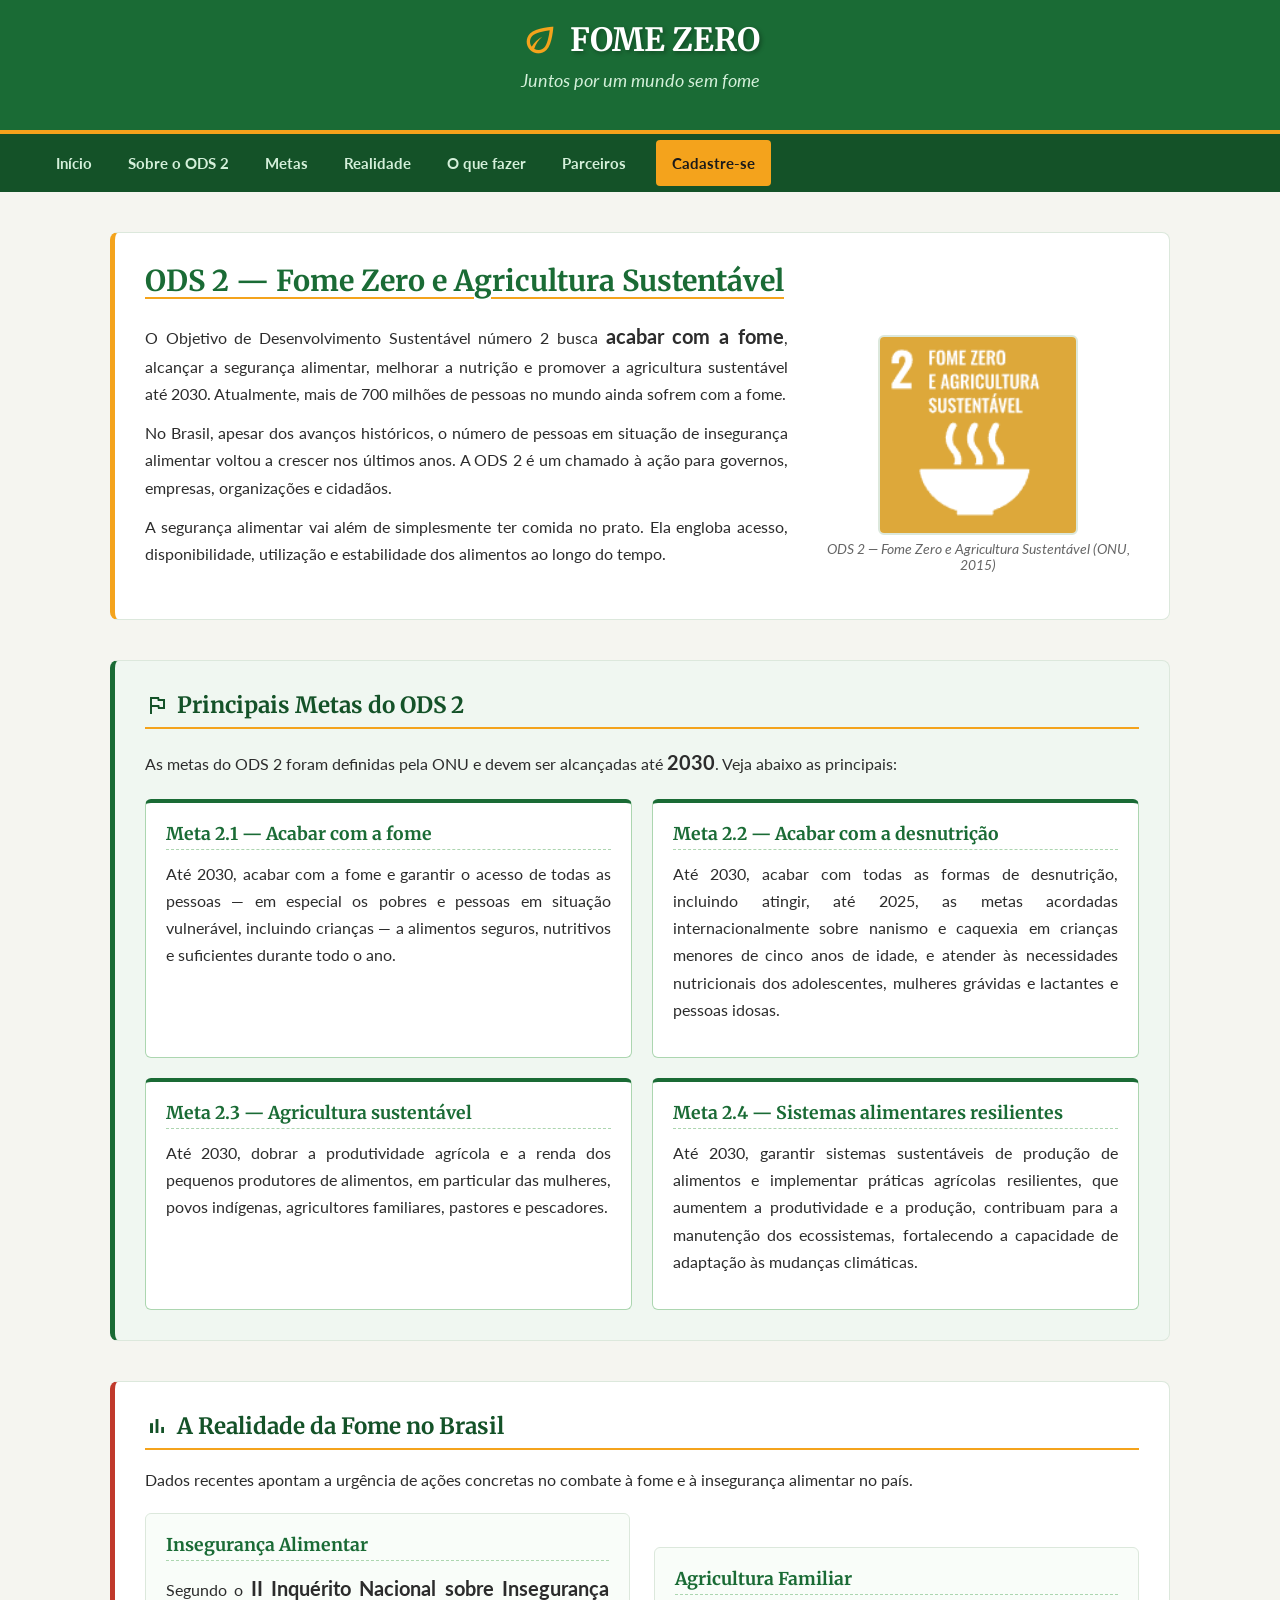
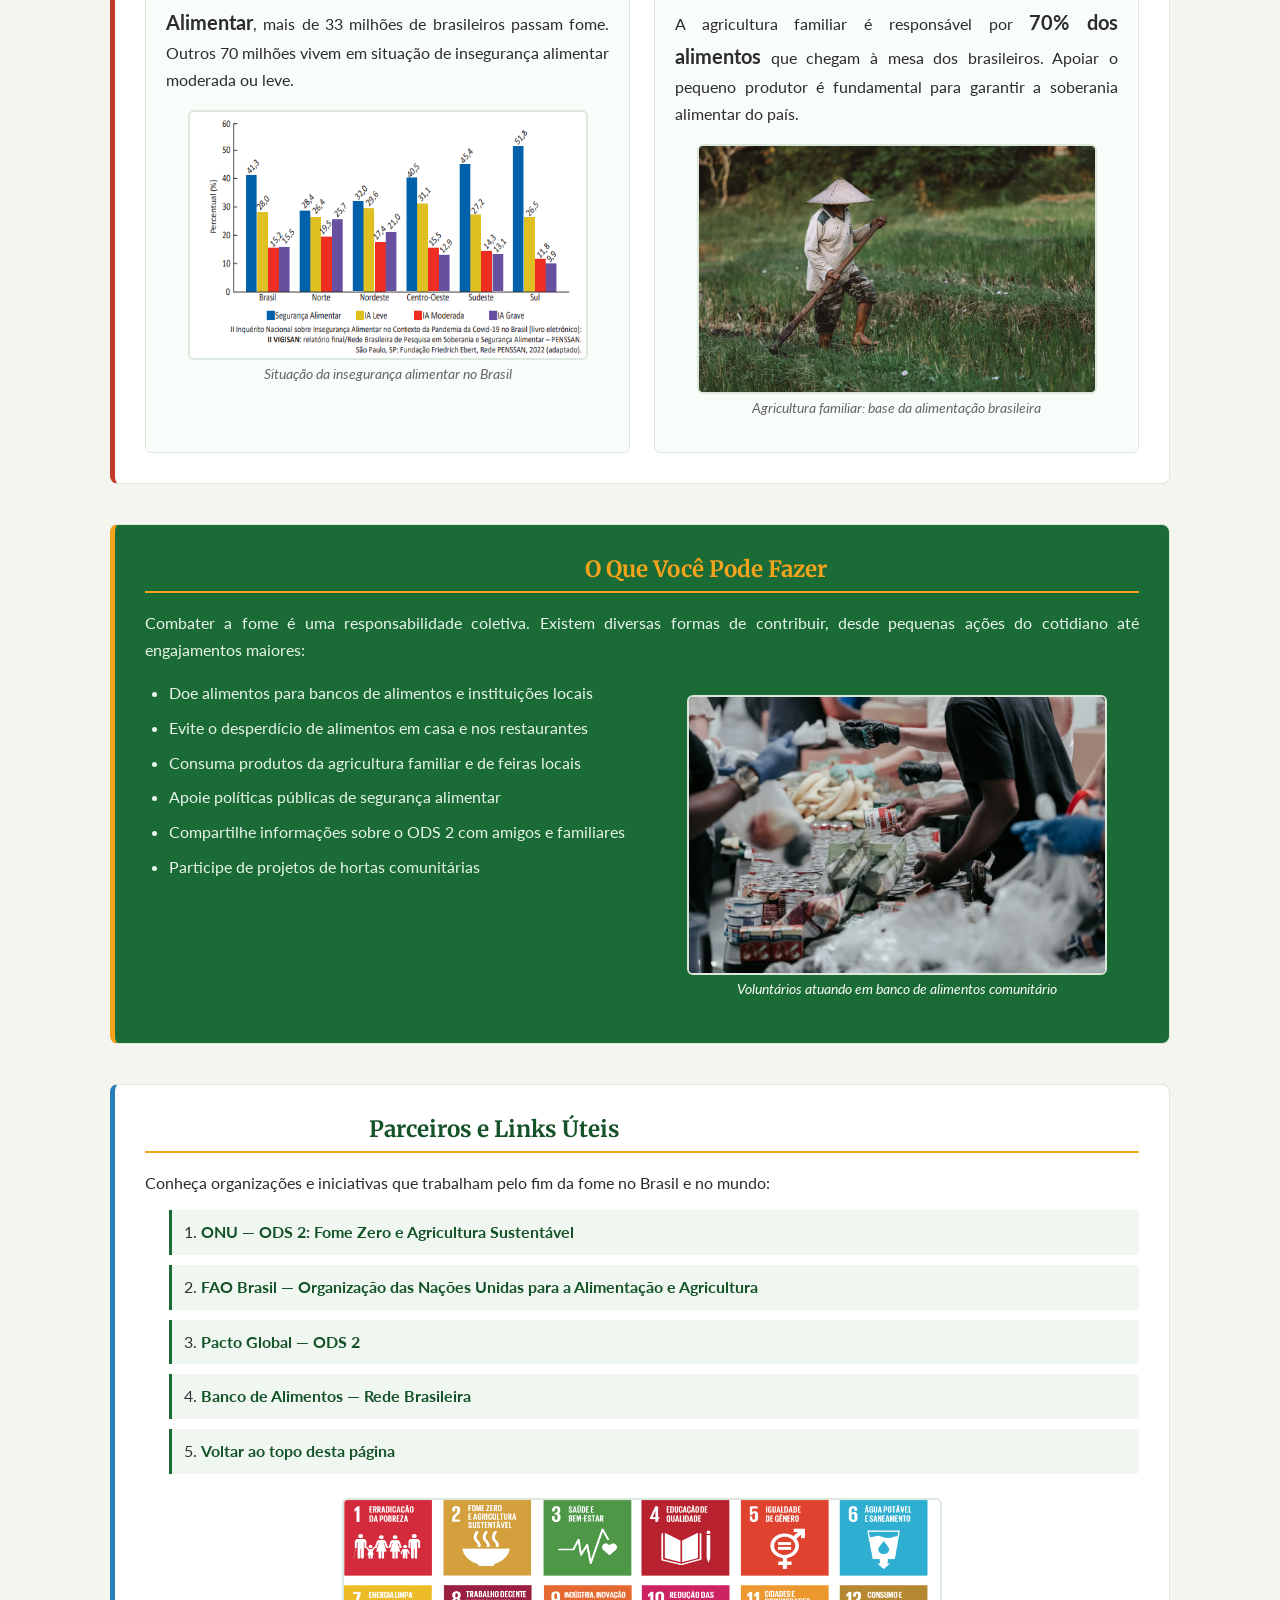
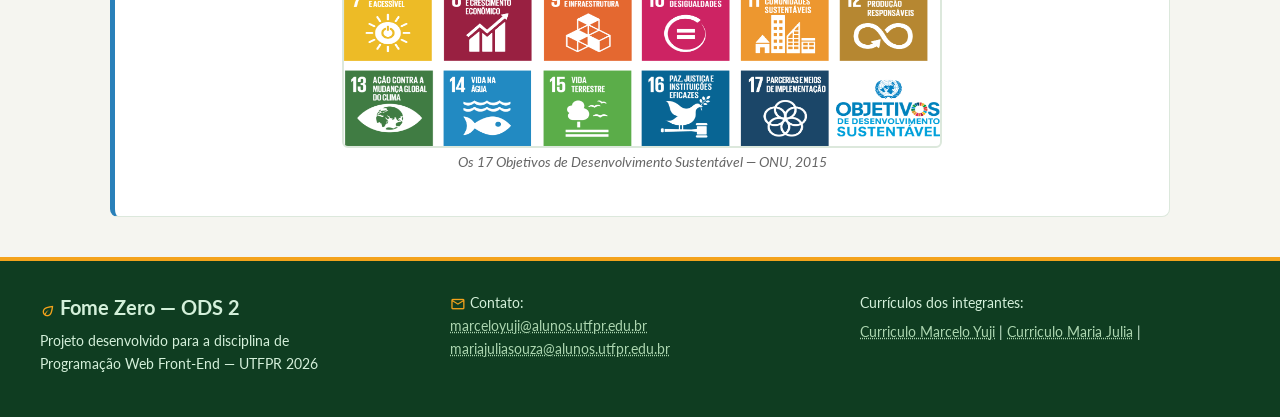
<file: index.html>
<!DOCTYPE html>
<html lang="pt-br">
<head>
    <meta charset="UTF-8">
    <meta name="viewport" content="width=device-width, initial-scale=1.0">
    <link href="https://fonts.googleapis.com/css2?family=Merriweather:wght@400;700&family=Lato:wght@400;700&display=swap" rel="stylesheet">
    <link rel="stylesheet" href="https://fonts.googleapis.com/icon?family=Material+Icons+Outlined">
    <link rel="stylesheet" href="style.css">
    <title>Fome Zero - ODS 2</title>
</head>
<body>

    <!-- CABEÇALHO -->
    <header>
        <div class="header-logo">
            <i class="material-icons-outlined">eco</i>
            <span>Fome Zero</span>
        </div>
        <p class="header-sub">Juntos por um mundo sem fome</p>
    </header>

    <!-- MENU DE NAVEGAÇÃO -->
    <nav>
        <a href="index.html">Início</a>
        <a href="#sobre">Sobre o ODS 2</a>
        <a href="#metas">Metas</a>
        <a href="#dados">Realidade</a>
        <a href="#acoes">O que fazer</a>
        <a href="#parceiros">Parceiros</a>
        <a href="cadastro.html" class="cadast">Cadastre-se</a>
    </nav>

    <main>

        <section id="sobre">
            <h1>ODS 2 — Fome Zero e Agricultura Sustentável</h1>
            <div class="grid-sobre">
                <div class="texto-sobre">
                    <p>
                        O Objetivo de Desenvolvimento Sustentável número 2 busca <strong>acabar com a fome</strong>,
                        alcançar a segurança alimentar, melhorar a nutrição e promover a agricultura sustentável
                        até 2030. Atualmente, mais de 700 milhões de pessoas no mundo ainda sofrem com a fome.
                    </p>
                    <p>
                        No Brasil, apesar dos avanços históricos, o número de pessoas em situação de insegurança
                        alimentar voltou a crescer nos últimos anos. A ODS 2 é um chamado à ação para governos,
                        empresas, organizações e cidadãos.
                    </p>
                    <p>
                        A segurança alimentar vai além de simplesmente ter comida no prato. Ela engloba acesso,
                        disponibilidade, utilização e estabilidade dos alimentos ao longo do tempo.
                    </p>
                </div>

                <figure class="figura-sobre">
                    <img
                        src="figs/ods2.png"
                        alt="Ícone do ODS 2 - Fome Zero e Agricultura Sustentável"
                        width="200"
                        height="200"
                    >
                    <figcaption>ODS 2 — Fome Zero e Agricultura Sustentável (ONU, 2015)</figcaption>
                </figure>
            </div>
        </section>

        <section id="metas">
            <h2>
                <i class="material-icons-outlined">flag</i>
                Principais Metas do ODS 2
            </h2>

            <p>
                As metas do ODS 2 foram definidas pela ONU e devem ser alcançadas até <strong>2030</strong>.
                Veja abaixo as principais:
            </p>

            <div class="grid-metas">
                <div class="meta">
                    <h3>Meta 2.1 — Acabar com a fome</h3>
                    <p>Até 2030, acabar com a fome e garantir o acesso de todas as pessoas — em especial os
                    pobres e pessoas em situação vulnerável, incluindo crianças — a alimentos seguros,
                    nutritivos e suficientes durante todo o ano.</p>
                </div>

                <div class="meta">
                    <h3>Meta 2.2 — Acabar com a desnutrição</h3>
                    <p>Até 2030, acabar com todas as formas de desnutrição, incluindo atingir, até 2025, as
                    metas acordadas internacionalmente sobre nanismo e caquexia em crianças menores de cinco
                    anos de idade, e atender às necessidades nutricionais dos adolescentes, mulheres grávidas
                    e lactantes e pessoas idosas.</p>
                </div>

                <div class="meta">
                    <h3>Meta 2.3 — Agricultura sustentável</h3>
                    <p>Até 2030, dobrar a produtividade agrícola e a renda dos pequenos produtores de
                    alimentos, em particular das mulheres, povos indígenas, agricultores familiares,
                    pastores e pescadores.</p>
                </div>

                <div class="meta">
                    <h3>Meta 2.4 — Sistemas alimentares resilientes</h3>
                    <p>Até 2030, garantir sistemas sustentáveis de produção de alimentos e implementar
                    práticas agrícolas resilientes, que aumentem a produtividade e a produção, contribuam
                    para a manutenção dos ecossistemas, fortalecendo a capacidade de adaptação às mudanças
                    climáticas.</p>
                </div>
            </div>
        </section>

        <section id="dados">
            <h2>
                <i class="material-icons-outlined">bar_chart</i>
                A Realidade da Fome no Brasil
            </h2>

            <p>
                Dados recentes apontam a urgência de ações concretas no combate à fome e à
                insegurança alimentar no país.
            </p>

            <div class="flex-artigos">
                <article>
                    <h3>Insegurança Alimentar</h3>
                    <p>
                        Segundo o <strong>II Inquérito Nacional sobre Insegurança Alimentar</strong>, mais de
                        33 milhões de brasileiros passam fome. Outros 70 milhões vivem em situação de
                        insegurança alimentar moderada ou leve.
                    </p>
                    <figure>
                        <img
                            src="figs/inseguranca-alimentar.png"
                            alt="Gráfico de insegurança alimentar no Brasil"
                            width="400"
                            height="250"
                        >
                        <figcaption>Situação da insegurança alimentar no Brasil</figcaption>
                    </figure>
                </article>

                <article class = "img2">
                    <h3>Agricultura Familiar</h3>
                    <p>
                        A agricultura familiar é responsável por <strong>70% dos alimentos</strong> que chegam
                        à mesa dos brasileiros. Apoiar o pequeno produtor é fundamental para garantir a
                        soberania alimentar do país.
                    </p>
                    <figure>
                        <img
                            src="figs/agricultura-familiar.png"
                            alt="Agricultor familiar trabalhando na lavoura"
                            width="400"
                            height="250"
                        >
                        <figcaption>Agricultura familiar: base da alimentação brasileira</figcaption>
                    </figure>
                </article>
            </div>
        </section>

        <section id="acoes" class="caixa">
            <h2>
                <i class="material-icons-outlined">volunteer_activism</i>
                O Que Você Pode Fazer
            </h2>

            <p>
                Combater a fome é uma responsabilidade coletiva. Existem diversas formas de contribuir,
                desde pequenas ações do cotidiano até engajamentos maiores:
            </p>

            <!-- Flexbox para lista + imagem lado a lado -->
            <div class="flex-acoes">
                <ul>
                    <li>Doe alimentos para bancos de alimentos e instituições locais</li>
                    <li>Evite o desperdício de alimentos em casa e nos restaurantes</li>
                    <li>Consuma produtos da agricultura familiar e de feiras locais</li>
                    <li>Apoie políticas públicas de segurança alimentar</li>
                    <li>Compartilhe informações sobre o ODS 2 com amigos e familiares</li>
                    <li>Participe de projetos de hortas comunitárias</li>
                </ul>

                <figure>
                    <img
                        src="figs/doacao-alimentos.png"
                        alt="Voluntários em banco de alimentos"
                        width="420"
                        height="280"
                    >
                    <figcaption>Voluntários atuando em banco de alimentos comunitário</figcaption>
                </figure>
            </div>
        </section>

        <section id="parceiros">
            <h2>
                <i class="material-icons-outlined">handshake</i>
                Parceiros e Links Úteis
            </h2>

            <p>
                Conheça organizações e iniciativas que trabalham pelo fim da fome no Brasil e no mundo:
            </p>

            <ol class="lista-parceiros">
                <li>
                    <a href="https://brasil.un.org/pt-br/sdgs/2" target="_blank" title="Página oficial da ONU sobre o ODS 2">
                        ONU — ODS 2: Fome Zero e Agricultura Sustentável
                    </a>
                </li>
                <li>
                    <a href="https://www.fao.org/brasil/pt/" target="_blank" title="FAO Brasil">
                        FAO Brasil — Organização das Nações Unidas para a Alimentação e Agricultura
                    </a>
                </li>
                <li>
                    <a href="https://www.pactoglobal.org.br/ods/2" target="_blank" title="Pacto Global ODS 2">
                        Pacto Global — ODS 2
                    </a>
                </li>
                <li>
                    <a href="https://www.bancodealimentos.org.br/" target="_blank" title="Banco de Alimentos do Brasil">
                        Banco de Alimentos — Rede Brasileira
                    </a>
                </li>
                <li>
                    <a href="#sobre">Voltar ao topo desta página</a>
                </li>
            </ol>

            <figure class="figura-ods-todos">
                <img
                    src="figs/ods-todos.png"
                    alt="Os 17 Objetivos de Desenvolvimento Sustentável"
                    width="600"
                    height="250"
                >
                <figcaption>Os 17 Objetivos de Desenvolvimento Sustentável — ONU, 2015</figcaption>
            </figure>
        </section>

    </main>

    <footer>
        <div class="footer-grid">
            <div class="coluna">
                <p>
                    <i class="material-icons-outlined">eco</i>
                    <strong>Fome Zero — ODS 2</strong>
                </p>
                <p>Projeto desenvolvido para a disciplina de<br>
                Programação Web Front-End — UTFPR 2026</p>
            </div>

            <div class="coluna">
                <p>
                    <i class="material-icons-outlined">mail</i>
                    Contato:<br>
                    <a href="mailto:marceloyuji@alunos.utfpr.edu.br">
                    marceloyuji@alunos.utfpr.edu.br</a>
                    <br>
                    <a href="mailto:mariajuliasouza@alunos.utfpr.edu.br">
                      mariajuliasouza@alunos.utfpr.edu.br</a>
                </p>
            </div>

            <div class="coluna">
                <p>Currículos dos integrantes:</p>
                <p>
                    <a href="https://marceloyujiruiz.github.io/Programa-o-Web-Front-End/" target="_blank">Curriculo Marcelo Yuji</a> |
                    <a href="https://majupedroso.github.io/curriculum-vitae/" target="_blank">Curriculo Maria Julia</a> |
                </p>
            </div>
        </div>
    </footer>
  </body>
</html>
</file>
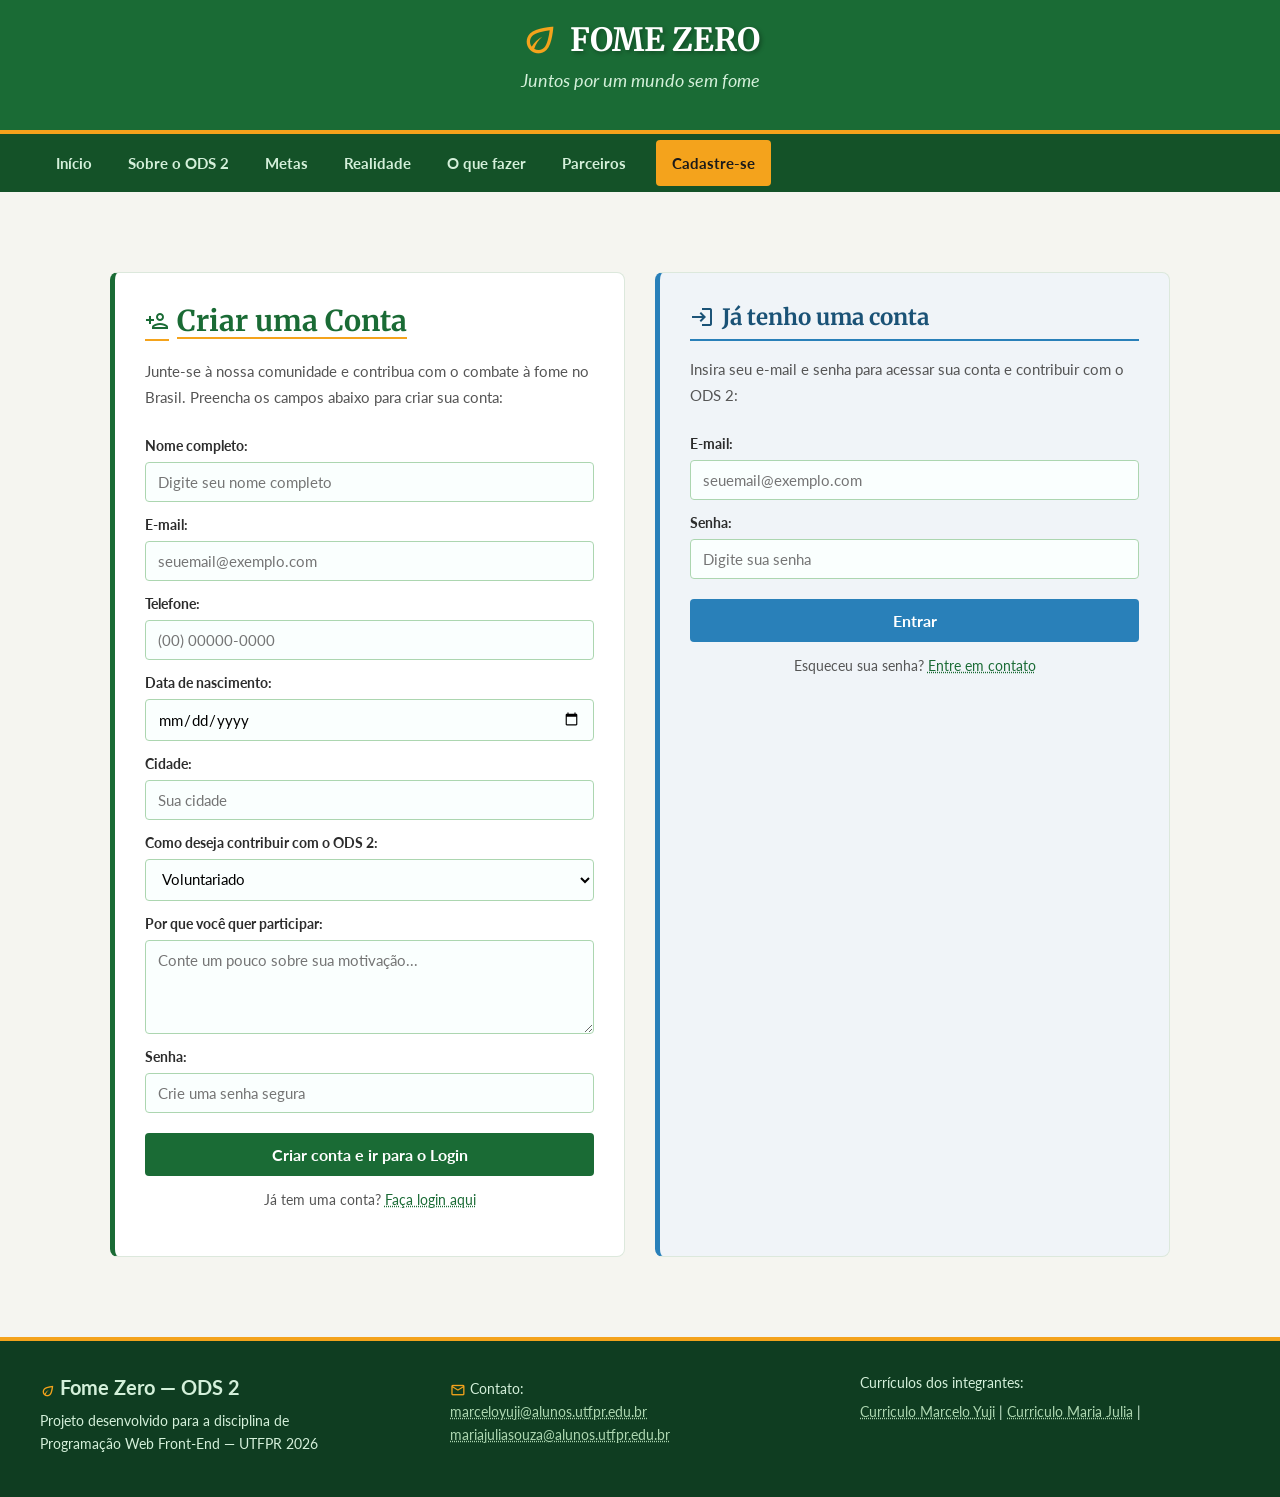
<file: cadastro.html>
<!DOCTYPE html>
<html lang="pt-br">
<head>
    <meta charset="UTF-8">
    <meta name="viewport" content="width=device-width, initial-scale=1.0">
    <link href="https://fonts.googleapis.com/css2?family=Merriweather:wght@400;700&family=Lato:wght@400;700&display=swap" rel="stylesheet">
    <link rel="stylesheet" href="https://fonts.googleapis.com/icon?family=Material+Icons+Outlined">
    <link rel="stylesheet" href="style.css">
    <title>Cadastro e Login</title>
</head>
<body>

    <header>
        <div class="header-logo">
            <i class="material-icons-outlined">eco</i>
            <span>Fome Zero</span>
        </div>
        <p class="header-sub">Juntos por um mundo sem fome</p>
    </header>

    <nav>
        <a href="index.html">Início</a>
        <a href="index.html#sobre">Sobre o ODS 2</a>
        <a href="index.html#metas">Metas</a>
        <a href="index.html#dados">Realidade</a>
        <a href="index.html#acoes">O que fazer</a>
        <a href="index.html#parceiros">Parceiros</a>
        <a href="cadastro.html" class="cadast">Cadastre-se</a>
    </nav>

    <main>
        <div class="grid-formularios">

            <section id="cadastro">
                <h1>
                    <i class="material-icons-outlined">person_add</i>
                    Criar uma Conta
                </h1>

                <p class="desc-form">
                    Junte-se à nossa comunidade e contribua com o combate à fome no Brasil.
                    Preencha os campos abaixo para criar sua conta:
                </p>

                <form action="cadastro.html#login">

                    <label for="nome">Nome completo:</label>
                    <input type="text" id="nome" name="nome"
                        placeholder="Digite seu nome completo" required>

                    <label for="email-cad">E-mail:</label>
                    <input type="email" id="email-cad" name="email-cad"
                        placeholder="seuemail@exemplo.com" required>

                    <label for="telefone">Telefone:</label>
                    <input type="tel" id="telefone" name="telefone"
                        placeholder="(00) 00000-0000" required>

                    <label for="nascimento">Data de nascimento:</label>
                    <input type="date" id="nascimento" name="nascimento" required>

                    <label for="cidade">Cidade:</label>
                    <input type="text" id="cidade" name="cidade"
                        placeholder="Sua cidade" required>

                    <label for="contribuicao">Como deseja contribuir com o ODS 2:</label>
                    <select id="contribuicao" name="contribuicao">
                        <option value="voluntario">Voluntariado</option>
                        <option value="doacao">Doação de alimentos</option>
                        <option value="divulgacao">Divulgação e conscientização</option>
                        <option value="pesquisa">Pesquisa e desenvolvimento</option>
                    </select>

                    <label for="mensagem">Por que você quer participar:</label>
                    <textarea id="mensagem" name="mensagem" rows="4" cols="40"
                        placeholder="Conte um pouco sobre sua motivação..."></textarea>

                    <label for="senha-cad">Senha:</label>
                    <input type="password" id="senha-cad" name="senha-cad"
                        placeholder="Crie uma senha segura" required>

                    <input type="submit" value="Criar conta e ir para o Login" class="btn-submit">

                </form>

                <p class="retorno">Já tem uma conta? <a href="#login">Faça login aqui</a></p>
            </section>

            <section id="login">
                <h2>
                    <i class="material-icons-outlined">login</i>
                    Já tenho uma conta
                </h2>

                <p class="desc-form">
                    Insira seu e-mail e senha para acessar sua conta e contribuir com o ODS 2:
                </p>

                <form action="index.html">

                    <label for="email-login">E-mail:</label>
                    <input type="email" id="email-login" name="email-login"
                        placeholder="seuemail@exemplo.com" required>

                    <label for="senha-login">Senha:</label>
                    <input type="password" id="senha-login" name="senha-login"
                        placeholder="Digite sua senha" required>

                    <input type="submit" value="Entrar" class="btn-submit">

                </form>

                <p class="retorno">
                    Esqueceu sua senha?
                    <a href="mailto:marceloyuji@alunos.utfpr.edu.br">Entre em contato</a>
                </p>
            </section>

        </div>

    </main>

    <footer>
        <div class="footer-grid">
            <div class="coluna">
                <p>
                    <i class="material-icons-outlined">eco</i>
                    <strong>Fome Zero — ODS 2</strong>
                </p>
                <p>Projeto desenvolvido para a disciplina de<br>
                Programação Web Front-End — UTFPR 2026</p>
            </div>

            <div class="coluna">
                <p>
                    <p>
                    <i class="material-icons-outlined">mail</i>
                    Contato:<br>
                    <a href="mailto:marceloyuji@alunos.utfpr.edu.br">
                    marceloyuji@alunos.utfpr.edu.br</a>
                    <br>
                    <a href="mailto:mariajuliasouza@alunos.utfpr.edu.br">
                      mariajuliasouza@alunos.utfpr.edu.br</a>
                </p>
            </div>

            <div class="coluna">
                <p>Currículos dos integrantes:</p>
                <p>
                    <a href="https://marceloyujiruiz.github.io/Programa-o-Web-Front-End/" target="_blank">Curriculo Marcelo Yuji</a> |
                    <a href="https://majupedroso.github.io/curriculum-vitae/" target="_blank">Curriculo Maria Julia</a> |
                </p>
            </div>
        </div>
    </footer>
  </body>
</html>
</file>
<file: style.css>
* {
    box-sizing: border-box;
    margin: 0;
    padding: 0;
}

body {
    font-family: "Lato", sans-serif;
    font-size: 16px;
    background-color: #f5f5f0;
    color: #2c2c2c;
}

header {
    background-color: #1a6b35;
    color: #ffffff;
    padding: 20px 40px;
    border-bottom: 4px solid #f4a31c;
    display: flex;
    flex-direction: column;
    align-items: center;
    text-align: center;
}

.header-logo {
    display: flex;
    align-items: center;
    gap: 10px;
}

.header-logo span {
    font-family: "Merriweather", serif;
    font-size: 2em;
    font-weight: 700;
    text-shadow: 2px 2px 4px rgba(0, 0, 0, 0.3);
    text-transform: uppercase;
}

.header-logo .material-icons-outlined {
    font-size: 2.5em;
    color: #f4a31c;
}

.header-sub {
    font-style: italic;
    font-size: 1.1em;
    margin-top: 6px;
    color: #d4f0da;
}

nav {
    background-color: #145228;
    padding: 0 40px;
    display: flex;
    flex-direction: row;
    flex-wrap: wrap;
    align-items: center;
    gap: 4px;
}

nav a {
    color: #d4f0da;
    text-decoration: none;
    padding: 14px 16px;
    display: inline-block;
    font-family: "Lato", sans-serif;
    font-size: 0.95em;
    font-weight: 700;
}

nav a:hover {
    background-color: #1a6b35;
    color: #f4a31c;
    text-decoration: underline;
}

.cadast {
    background-color: #f4a31c;
    color: #1a1a1a;
    border-radius: 4px;
    margin: 6px 0 6px 10px;
}

.cadast:hover {
    background-color: #d4880e;
    color: #1a1a1a;
    text-decoration: none;
}

main {
    max-width: 1100px;
    margin: 0 auto;
    padding: 0 20px;
}

section {
    margin: 40px 0;
    padding: 30px;
    background-color: #ffffff;
    border: 1px solid #dce8dc;
    border-radius: 8px;
    border-left: 5px solid #1a6b35;
    overflow: hidden;
}

#sobre {
    border-left-color: #f4a31c;
}

#metas {
    background-color: #f0f7f1;
}

#dados {
    border-left-color: #c0392b;
}

#acoes {
    background-color: #1a6b35;
    color: #ffffff;
    border-left-color: #f4a31c;
}

#parceiros {
    border-left-color: #2980b9;
}

.caixa h2 {
    color: #f4a31c;
}

.caixa p {
    color: #e8f5ea;
}

h1 {
    font-family: "Merriweather", serif;
    font-size: 1.8em;
    color: #1a6b35;
    margin-bottom: 20px;
    text-decoration: underline solid #f4a31c;
    text-underline-offset: 6px;
    display: flex;
    align-items: center;
    gap: 8px;
}

h2 {
    font-family: "Merriweather", serif;
    font-size: 1.4em;
    color: #145228;
    margin-bottom: 16px;
    padding-bottom: 8px;
    border-bottom: 2px solid #f4a31c;
    display: flex;
    align-items: center;
    gap: 8px;
}

h3 {
    font-family: "Merriweather", serif;
    font-size: 1.1em;
    color: #1a6b35;
    margin-bottom: 10px;
    padding-bottom: 4px;
    border-bottom: 1px dashed #acd6b0;
}

p {
    line-height: 1.7;
    margin-bottom: 14px;
    font-size: 1em;
    text-align: justify;
}

strong {
    font-size: 20px;
    font-weight: bold
}

.grid-sobre {
    display: grid;
    grid-template-columns: 2fr 1fr;
    gap: 30px;
    align-items: start;
}
.texto-sobre p {
    margin-bottom: 12px;
}

.grid-metas {
    display: grid;
    grid-template-columns: repeat(2, 1fr);
    gap: 20px;
    margin-top: 20px;
}

.meta {
    background-color: #ffffff;
    padding: 20px;
    border: 1px solid #acd6b0;
    border-top: 4px solid #1a6b35;
    border-radius: 6px;
}

.meta dt {
    font-family: "Merriweather", serif;
    font-weight: 700;
    color: #1a6b35;
    font-size: 1.1em;
    margin-bottom: 8px;
}

.meta dd {
    color: #444;
    line-height: 1.6;
    font-size: 0.95em;
    text-align: justify;
    margin-left: 0;
}

.flex-artigos {
    display: flex;
    flex-direction: row;
    flex-wrap: wrap;
    gap: 24px;
    margin-top: 20px;
}

.flex-artigos article {
    flex: 1 1 300px;
    background-color: #f9fdf9;
    padding: 20px;
    border: 1px solid #dce8dc;
    border-radius: 6px;
    overflow: hidden;
}
.img2 {
    margin-top: 34px;
}

.flex-acoes {
    display: flex;
    flex-direction: row;
    flex-wrap: wrap;
    align-items: flex-start;
    justify-content: space-between;
    gap: 24px;
    margin-top: 16px;
}

.flex-acoes ul {
    flex: 1 1 300px;
}

.flex-acoes figure {
    flex: 1 1 300px;
}
.flex-acoes figcaption{
    color: #f9fdf9;
}
ul, ol {
    padding-left: 24px;
    margin-bottom: 16px;
}

li {
    line-height: 1.8;
    margin-bottom: 6px;
    color: #333;
}

#acoes li {
    color: #e8f5ea;
}

.lista-parceiros {
    margin-bottom: 24px;
}

.lista-parceiros li {
    margin-bottom: 10px;
    padding: 8px 12px;
    background-color: #f0f7f1;
    border-left: 3px solid #1a6b35;
    border-radius: 0 4px 4px 0;
    list-style-position: inside;
}

a {
    color: #1a6b35;
    text-decoration: underline dotted;
}

a:hover {
    color: #f4a31c;
    text-decoration: underline solid;
}

.lista-parceiros a {
    color: #145228;
    font-weight: 700;
    text-decoration: none;
}

.lista-parceiros a:hover {
    color: #f4a31c;
    text-decoration: underline;
}

figure {
    margin: 16px auto;
    text-align: center;
}

figure img {
    border: 2px solid #dce8dc;
    border-radius: 6px;
    max-width: 100%;
    display: block;
    margin: 0 auto;
}

figcaption {
    font-style: italic;
    font-size: 0.85em;
    color: #666;
    margin-top: 6px;
}

.figura-sobre {
    float: none; 
    text-align: center;
}

.figura-ods-todos {
    margin-top: 24px;
}

dl {
    margin-bottom: 16px;
}

dt {
    font-weight: 700;
    color: #1a6b35;
    margin-top: 14px;
    font-size: 1.05em;
}

dd {
    margin-left: 20px;
    line-height: 1.6;
    color: #444;
    text-align: justify;
    padding-bottom: 8px;
    border-bottom: 1px dashed #dce8dc;
}

.grid-formularios {
    display: grid;
    grid-template-columns: repeat(2, 1fr);
    gap: 30px;
    margin: 40px 0;
}

#cadastro {
    grid-column-start: 1;
}

#login {
    grid-column-start: 2;
    border-left-color: #2980b9;
    background-color: #f0f4f8;
}

#login h2 {
    color: #1a5276;
    border-bottom-color: #2980b9;
}

.desc-form {
    font-size: 0.95em;
    color: #555;
    margin-bottom: 20px;
    text-align: left;
}

form {
    display: flex;
    flex-direction: column;
    gap: 8px;
}

label {
    font-weight: 700;
    font-size: 0.9em;
    color: #2c2c2c;
    margin-top: 6px;
}

input[type="text"],
input[type="email"],
input[type="password"],
input[type="tel"],
input[type="date"],
select,
textarea {
    padding: 10px 12px;
    border: 1px solid #acd6b0;
    border-radius: 4px;
    font-family: "Lato", sans-serif;
    font-size: 0.95em;
    background-color: #fafffe;
    width: 100%;
}

input[type="text"]:focus,
input[type="email"]:focus,
input[type="password"]:focus,
input[type="tel"]:focus,
input[type="date"]:focus,
select:focus,
textarea:focus {
    border: 2px solid #1a6b35;
    outline: none;
    background-color: #f0faf2;
}

textarea {
    overflow: auto;
    resize: vertical;
}

.btn-submit {
    background-color: #1a6b35;
    color: #ffffff;
    padding: 12px 24px;
    border: none;
    border-radius: 4px;
    font-family: "Lato", sans-serif;
    font-size: 1em;
    font-weight: 700;
    margin-top: 12px;
    cursor: pointer;
    display: block;
    width: 100%;
}

.btn-submit:hover {
    background-color: #145228;
    text-decoration: underline;
}

#login .btn-submit {
    background-color: #2980b9;
}

#login .btn-submit:hover {
    background-color: #1a5276;
}

.retorno {
    font-size: 0.9em;
    color: #555;
    text-align: center;
    margin-top: 12px;
}

footer {
    background-color: #0f3d21;
    color: #d4f0da;
    padding: 30px 40px 16px;
    margin-top: 40px;
    border-top: 4px solid #f4a31c;
}

.footer-grid {
    display: grid;
    grid-template-columns: repeat(3, 1fr);
    column-gap: 30px;
    row-gap: 16px;
    margin-bottom: 20px;
}

.coluna p {
    color: #d4f0da;
    font-size: 0.9em;
    line-height: 1.6;
    text-align: left;
    margin-bottom: 6px;
}

.coluna .material-icons-outlined {
    vertical-align: middle;
    color: #f4a31c;
    font-size: 1.1em;
}

footer a {
    color: #acd6b0;
    text-decoration: underline dotted;
}

footer a:hover {
    color: #f4a31c;
}
</file>
